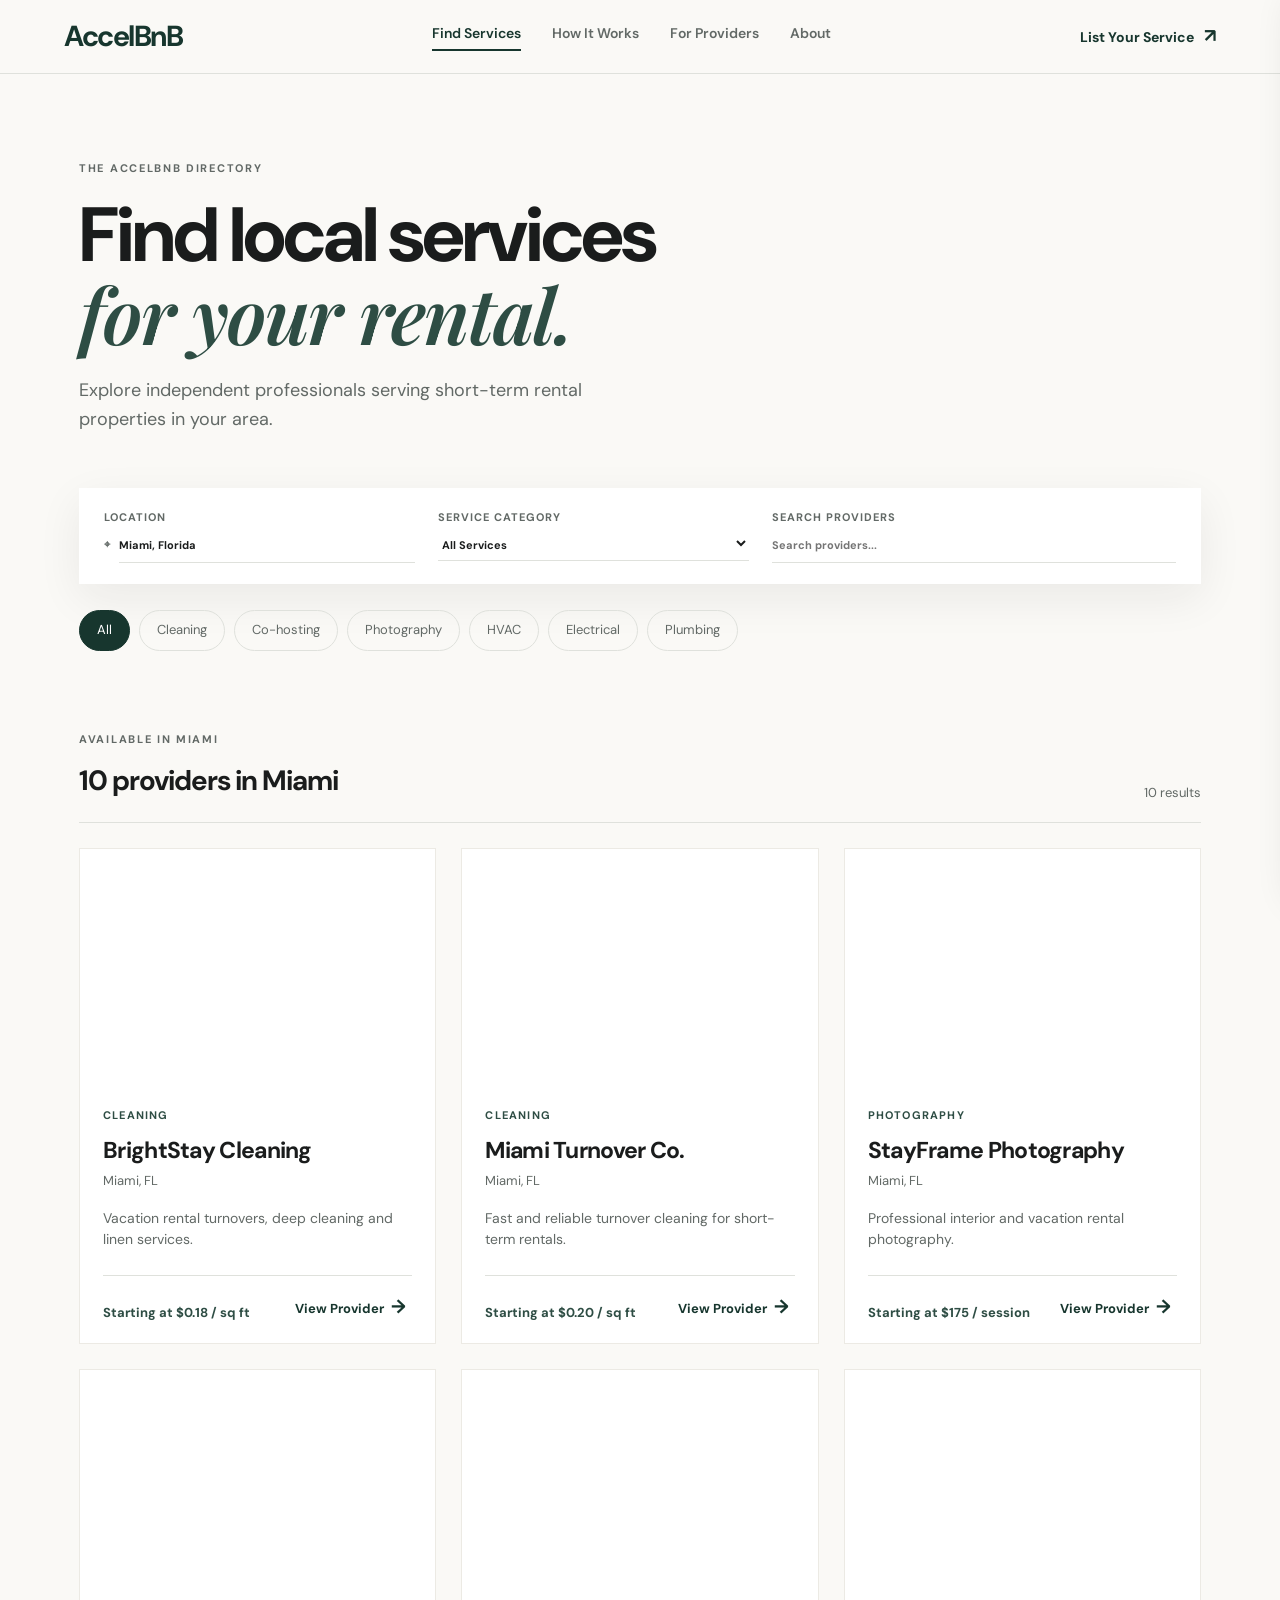
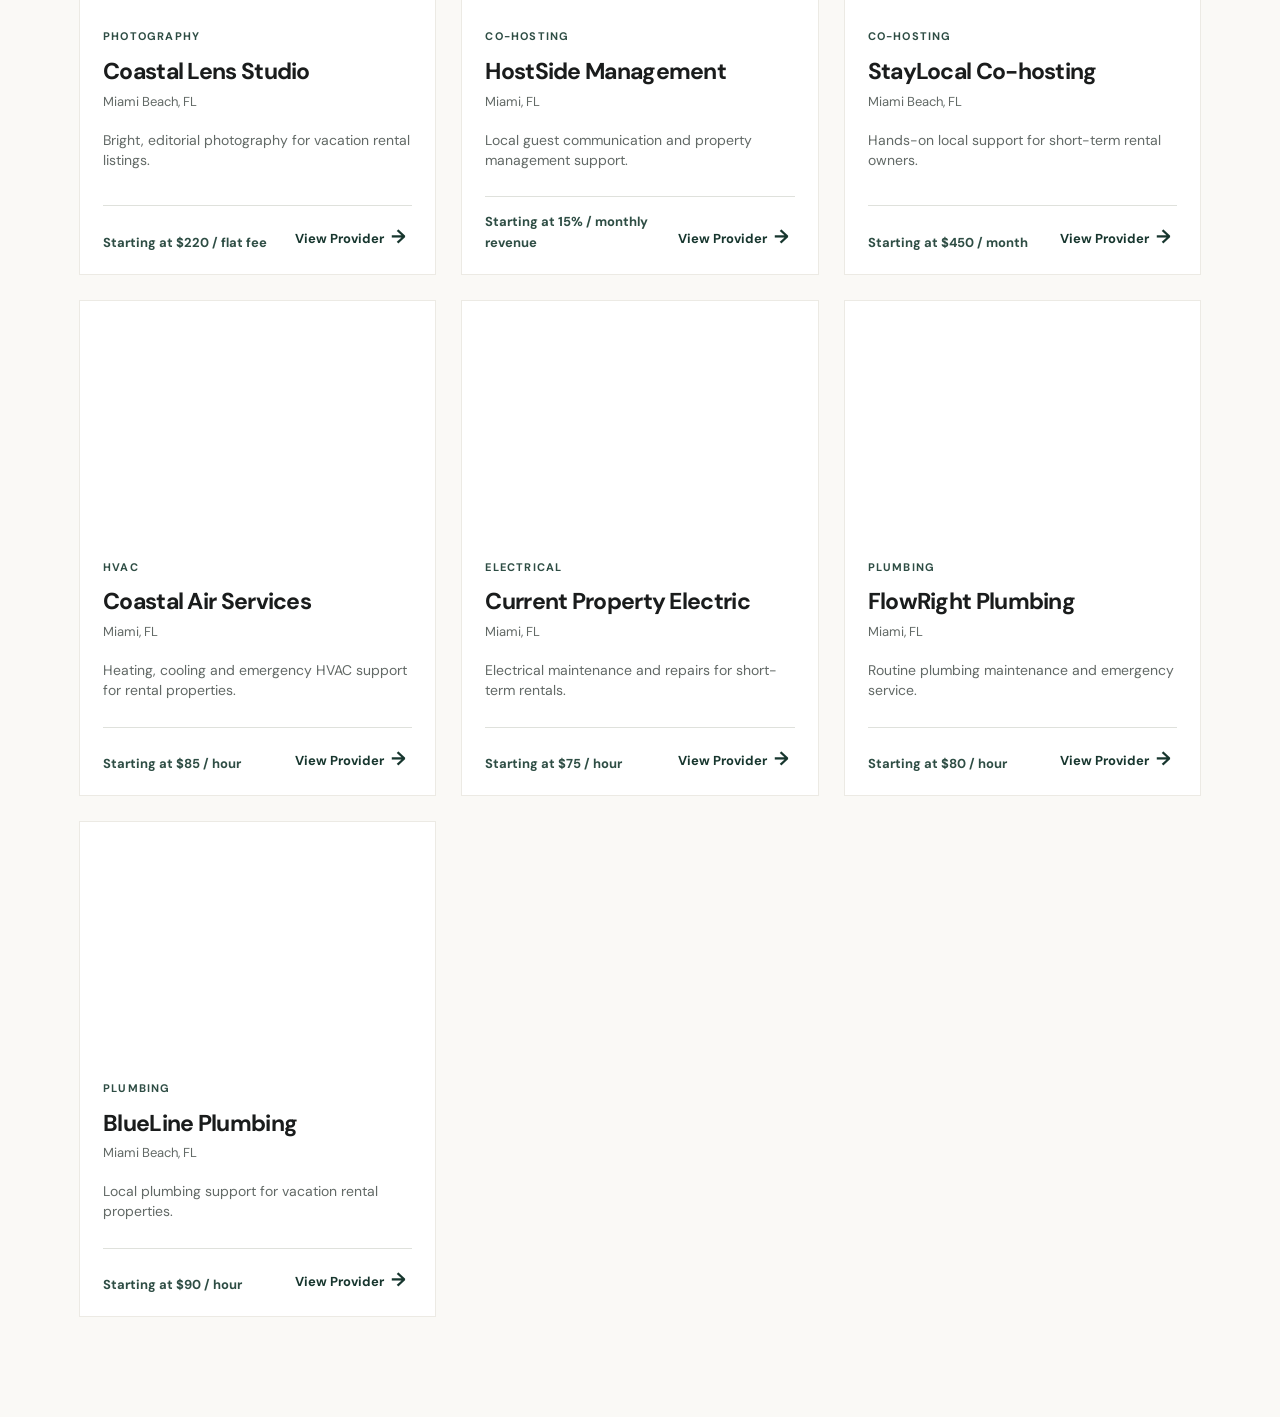
<file: browse.html>
<!doctype html>
<html lang="en">
<head>
  <meta charset="utf-8">
  <meta name="viewport" content="width=device-width, initial-scale=1">
  <title>AccelBnB | Find local services</title>
  <link rel="preconnect" href="https://fonts.googleapis.com">
  <link rel="preconnect" href="https://fonts.gstatic.com" crossorigin>
  <link href="https://fonts.googleapis.com/css2?family=DM+Sans:wght@400;500;600;700&family=Playfair+Display:wght@600;700&display=swap" rel="stylesheet">
  <link rel="stylesheet" href="browse.css">
</head>
<body>
  <header class="site-header">
    <a class="brand" href="code.html#top" aria-label="AccelBnB home">AccelBnB</a>
    <nav aria-label="Main navigation"><a class="active" href="browse.html">Find Services</a><a href="code.html#how">How It Works</a><a href="code.html#providers">For Providers</a><a href="code.html#about">About</a></nav>
    <a class="header-provider" href="provider.html">List Your Service <span>↗</span></a>
    <button class="menu-button" type="button" aria-label="Open menu" aria-expanded="false">☰</button>
  </header>

  <div class="mobile-nav-overlay" aria-hidden="true"></div>
  <aside class="mobile-nav-panel" aria-label="Mobile navigation">
    <div class="mobile-nav-header">
      <a class="brand" href="code.html#top" aria-label="AccelBnB home">AccelBnB</a>
      <button class="nav-close" type="button" aria-label="Close menu">✕</button>
    </div>
    <nav class="mobile-nav-links" aria-label="Mobile navigation links">
      <a class="active" href="browse.html">Find Services</a>
      <a href="code.html#how">How It Works</a>
      <a href="code.html#providers">For Providers</a>
      <a href="code.html#about">About</a>
      <a class="mobile-callout" href="provider.html">List Your Service</a>
    </nav>
  </aside>

  <main>
    <section class="directory-view active" id="directory-view">
      <div class="directory-hero"><p class="eyebrow">The AccelBnB directory</p><h1>Find local services<br><em>for your rental.</em></h1><p>Explore independent professionals serving short-term rental properties in your area.</p></div>
      <section class="search-panel" aria-label="Search and filter providers"><label>Location<div class="input-wrap"><span>⌖</span><input id="location-input" value="Miami, Florida" aria-label="Location"></div></label><label>Service category<select id="category-select" aria-label="Service category"><option>All Services</option><option>Cleaning</option><option>Co-hosting</option><option>Photography</option><option>HVAC</option><option>Electrical</option><option>Plumbing</option></select></label><label class="search-field">Search providers<input id="search-input" placeholder="Search providers..." aria-label="Search providers"></label></section>
      <div class="category-strip" id="category-strip" aria-label="Provider categories"><button class="category-chip active" data-category="All Services">All</button><button class="category-chip" data-category="Cleaning">Cleaning</button><button class="category-chip" data-category="Co-hosting">Co-hosting</button><button class="category-chip" data-category="Photography">Photography</button><button class="category-chip" data-category="HVAC">HVAC</button><button class="category-chip" data-category="Electrical">Electrical</button><button class="category-chip" data-category="Plumbing">Plumbing</button></div>
      <div class="results-heading"><div><p class="eyebrow">Available in Miami</p><h2 id="result-summary">10 providers in Miami</h2></div><span id="result-count">10 results</span></div>
      <div class="provider-grid" id="provider-grid"></div>
      <div class="empty-state" id="empty-state" hidden><div class="empty-icon">⌂</div><h2>No providers found.</h2><p id="empty-copy">We don't have any providers in this area yet.</p><div><button class="secondary" id="show-all">View All Providers</button><a class="primary" href="provider.html">List Your Service <span>→</span></a></div></div>
    </section>

    <section class="profile-view" id="profile-view" hidden>
      <div class="profile-shell"><button class="back-link" id="back-to-results">← Back to Providers</button><p class="breadcrumb"><button id="breadcrumb-all">Find Services</button><span>/</span><span id="breadcrumb-category">Cleaning</span><span>/</span><strong id="breadcrumb-name">BrightStay Cleaning</strong></p><div class="profile-gallery" id="profile-gallery"></div><div class="profile-intro"><div><p class="eyebrow" id="profile-category">Cleaning · Miami, Florida</p><h1 id="profile-name">BrightStay Cleaning</h1><p class="profile-headline" id="profile-headline">Reliable vacation rental turnovers throughout Miami.</p></div><div class="starting-price" id="profile-price">Starting at $0.18 / sq ft</div></div><div class="profile-content"><div><section><h2>About</h2><p id="profile-about"></p></section><section><h2>Services & Pricing</h2><div class="services-list" id="profile-services"></div></section></div><aside><div class="contact-panel" id="contact-panel"><p class="eyebrow">Work directly</p><h2 id="contact-question">Interested in working with BrightStay Cleaning?</h2><p class="contact-subtext">Reach out directly to discuss your property and service needs.</p><button class="primary" id="reveal-contact">Show Contact Info <span>→</span></button><div class="contact-details" id="contact-details" hidden><div><small>Phone</small><a id="contact-phone"></a></div><div><small>Email</small><a id="contact-email"></a></div><div><small>Website</small><a id="contact-website"></a></div><div class="contact-actions"><a class="primary" id="call-provider">Call Provider</a><a class="secondary" id="email-provider">Email Provider</a><a class="secondary" id="visit-website" target="_blank" rel="noreferrer">Visit Website</a></div></div></div></aside></div><section class="disclaimer"><h2>Before you hire</h2><p>AccelBnB is an open, self-serve directory. Providers are not vetted, verified or endorsed by AccelBnB. Hosts should independently verify credentials, insurance, licensing and suitability before hiring.</p></section><section class="t1-banner" id="t1-banner"><div><p class="eyebrow">T1 Stays</p><h2>Have a property of your own?</h2><p>List your home to traveling professionals — free on T1 Stays.</p></div><a class="secondary" href="#" data-toast="T1 Stays link opened">List on T1 Stays <span>→</span></a></section></div>
    </section>
  </main>
  <div class="mobile-contact" id="mobile-contact"><button class="primary" id="mobile-contact-button">Show Contact Info</button></div>
  <div class="toast" role="status"></div>
  <script src="browse.js"></script>
</body>
</html>
</file>
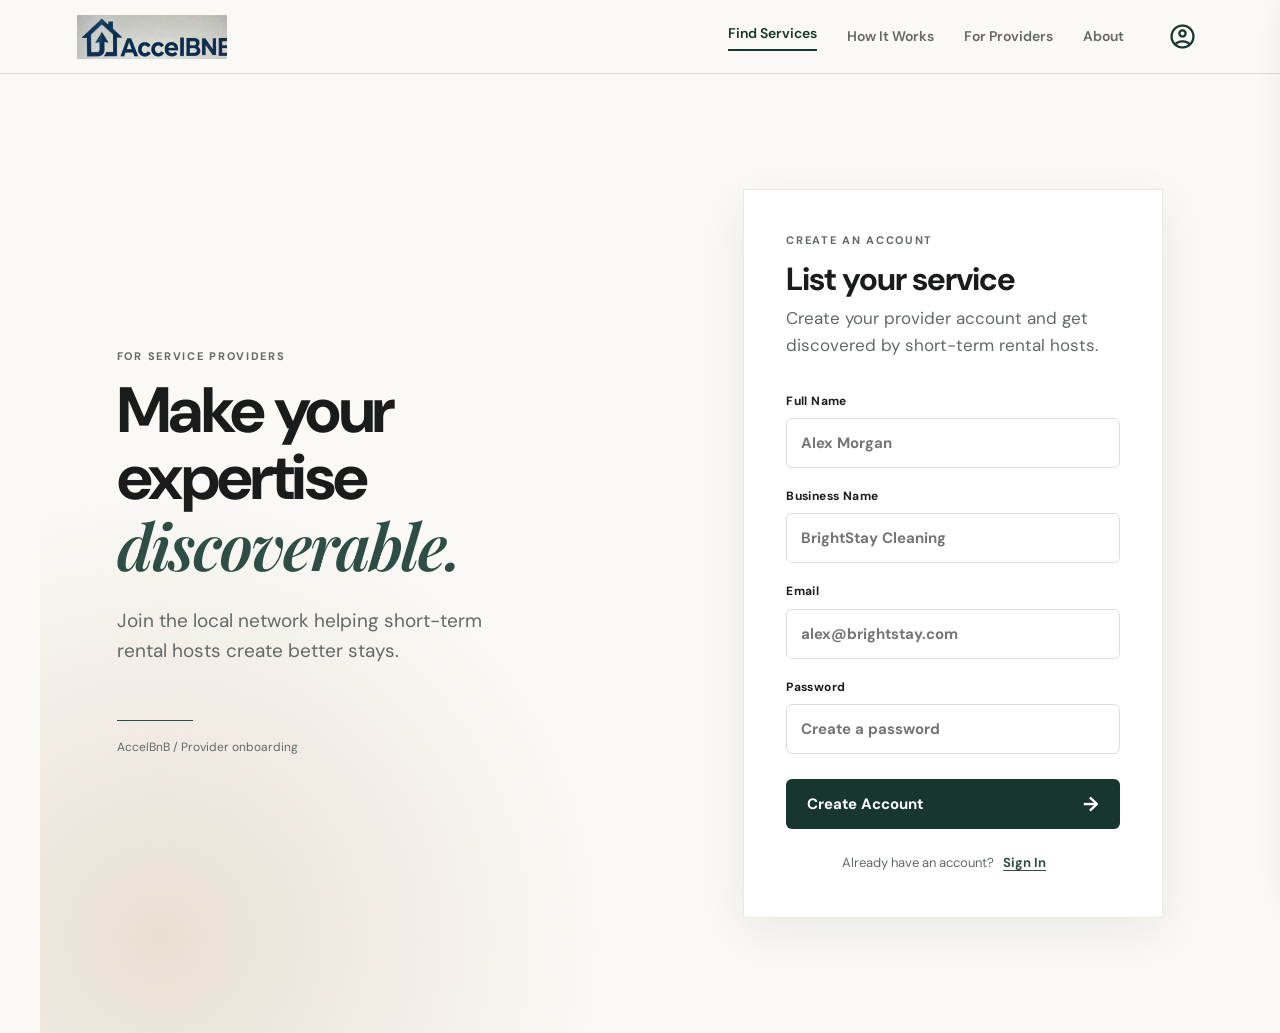
<file: provider.html>
<!doctype html>
<html lang="en">
<head>
  <meta charset="utf-8">
  <meta name="viewport" content="width=device-width, initial-scale=1">
  <title>AccelBnB | List your service</title>
  <link rel="preconnect" href="https://fonts.googleapis.com">
  <link rel="preconnect" href="https://fonts.gstatic.com" crossorigin>
  <link href="https://fonts.googleapis.com/css2?family=DM+Sans:wght@400;500;600;700&family=Playfair+Display:wght@600;700&display=swap" rel="stylesheet">
  <link href="https://fonts.googleapis.com/css2?family=Material+Symbols+Outlined:FILL,wght@0,400&display=swap" rel="stylesheet">
  <link rel="stylesheet" href="provider.css">
  <style>
    .provider-nav { display: flex; align-items: center; gap: 30px; margin-left: auto; margin-right: 38px; }
    .provider-nav a { color: var(--muted); font-size: 14px; font-weight: 600; text-decoration: none; }
    .provider-nav a:first-child { color: var(--green); border-bottom: 2px solid var(--green); padding-bottom: 5px; }
    .provider-nav a:hover { color: var(--green); }
    .profile-button { color: var(--green); display: flex; align-items: center; justify-content: center; }
    .profile-button .material-symbols-outlined { font-size: 29px; font-variation-settings: 'FILL' 0, 'wght' 400; }
    .screen.dashboard-screen { display: none; }
    .screen.dashboard-screen.active { display: grid; }
    .brand-logo { display: block; width: 150px; height: 44px; position: relative; overflow: hidden; }
    .brand-logo img { position: absolute; width: 161px; max-width: none; top: -50px; left: 0; }
    .dashboard-sidebar .brand-logo img { filter: grayscale(1) brightness(0) invert(1); }
    @media (max-width: 760px) {
      .screen.dashboard-screen.active { display: block; }
      .brand-logo { width: 128px; height: 38px; }
      .brand-logo img { width: 138px; top: -43px; }
      .provider-nav { display: none; }
    }
  </style>
</head>
<body>
  <header class="site-header">
    <a class="brand" href="provider.html" data-screen="signup">AccelBnB</a>
    <nav class="provider-nav" aria-label="Main navigation">
      <a href="code.html#find">Find Services</a>
      <a href="code.html#how">How It Works</a>
      <a href="code.html#providers">For Providers</a>
      <a href="code.html#about">About</a>
    </nav>
    <div class="header-actions">
      <button class="profile-button" type="button" data-screen="dashboard" aria-label="Open provider dashboard" title="Provider dashboard"><span class="material-symbols-outlined">account_circle</span></button>
      <button class="menu-button mobile-menu-toggle" type="button" aria-label="Open menu" aria-expanded="false">☰</button>
    </div>
  </header>

  <div class="mobile-nav-overlay" aria-hidden="true"></div>
  <aside class="mobile-nav-panel" aria-label="Mobile navigation">
    <div class="mobile-nav-header">
      <a class="brand" href="provider.html" data-screen="signup">AccelBnB</a>
      <button class="nav-close" type="button" aria-label="Close menu">✕</button>
    </div>
    <nav class="mobile-nav-links" aria-label="Mobile navigation links">
      <a href="code.html#find">Find Services</a>
      <a href="code.html#how">How It Works</a>
      <a href="code.html#providers">For Providers</a>
      <a href="code.html#about">About</a>
      <a class="mobile-callout" href="provider.html#login">Provider Login</a>
    </nav>
  </aside>

  <main>
    <section class="screen active" id="signup">
      <div class="auth-layout">
        <div class="auth-intro"><p class="eyebrow">For service providers</p><h1>Make your expertise<br><em>discoverable.</em></h1><p>Join the local network helping short-term rental hosts create better stays.</p><div class="intro-rule"></div><span>AccelBnB / Provider onboarding</span></div>
        <form class="form-card narrow" data-next="basic">
          <p class="eyebrow">Create an account</p><h2>List your service</h2><p class="lede">Create your provider account and get discovered by short-term rental hosts.</p>
          <label>Full Name<input required type="text" placeholder="Alex Morgan"></label>
          <label>Business Name<input required type="text" placeholder="BrightStay Cleaning"></label>
          <label>Email<input required type="email" placeholder="alex@brightstay.com"></label>
          <label>Password<input required type="password" placeholder="Create a password"></label>
          <button class="primary full" type="submit">Create Account <span>→</span></button>
          <p class="form-foot">Already have an account? <button class="inline-link" type="button" data-screen="login">Sign In</button></p>
        </form>
      </div>
    </section>

    <section class="screen" id="login">
      <div class="auth-layout login-layout"><div class="auth-intro"><p class="eyebrow">Provider workspace</p><h1>Welcome<br><em>back.</em></h1><p>Keep your business profile current and ready for its next great host.</p></div>
        <form class="form-card narrow" data-next="dashboard"><p class="eyebrow">Provider sign in</p><h2>Welcome back</h2><p class="lede">Manage your AccelBnB listing.</p><label>Email<input required type="email" placeholder="alex@brightstay.com"></label><label>Password<input required type="password" placeholder="Your password"></label><button class="primary full" type="submit">Sign In <span>→</span></button><div class="form-links"><button class="inline-link" type="button" data-toast="Password reset link sent">Forgot Password</button><button class="inline-link" type="button" data-screen="signup">Create Account</button></div></form>
      </div>
    </section>

    <section class="screen onboarding" id="basic">
      <div class="onboarding-shell"><div class="step-top"><div><p class="eyebrow">Provider onboarding</p><p class="step-count">01 <span>/ 06</span></p></div><button class="text-button" data-screen="dashboard">Save & exit</button></div><div class="progress"><span class="on active">01 Basic Info</span><span class="on">02 Category</span><span>03 About</span><span>04 Services</span><span>05 Photos</span><span>06 Preview</span></div>
        <form class="form-card wide" data-next="category"><h1>Let's start with<br><em>your business.</em></h1><p class="lede">Give hosts the essentials they need to know before they reach out.</p><div class="field-grid"><label>Business Name<input required value="BrightStay Cleaning"></label><label>Contact Person<input required value="Alex Morgan"></label><label>City / Market<input required placeholder="Miami, Florida"></label><label>Phone Number<input required placeholder="(305) 555-0148"></label><label>Email<input required type="email" value="alex@brightstay.com"></label><label>Website<input placeholder="brightstaycleaning.com"></label></div><div class="form-nav"><button class="secondary" type="button" data-screen="signup">Back</button><button class="primary" type="submit">Continue <span>→</span></button></div></form>
      </div>
    </section>

    <section class="screen onboarding" id="category"><div class="onboarding-shell"><div class="step-top"><div><p class="eyebrow">Provider onboarding</p><p class="step-count">02 <span>/ 06</span></p></div><button class="text-button" data-screen="dashboard">Save & exit</button></div><div class="progress"><span class="on complete">01 Basic Info</span><span class="on active">02 Category</span><span>03 About</span><span>04 Services</span><span>05 Photos</span><span>06 Preview</span></div><div class="form-card wide"><h1>What service do<br><em>you provide?</em></h1><p class="lede">Choose the category that best describes your work.</p><div class="category-grid"><button class="category selected" type="button"><b>✦</b><strong>Cleaning</strong><small>Turnovers, deep cleans, and linens.</small><i>✓</i></button><button class="category" type="button"><b>⌂</b><strong>Co-hosting</strong><small>Local care for every guest stay.</small><i>✓</i></button><button class="category" type="button"><b>▧</b><strong>Photography</strong><small>Images that help listings stand out.</small><i>✓</i></button><button class="category" type="button"><b>◌</b><strong>HVAC</strong><small>Comfort and climate, handled.</small><i>✓</i></button><button class="category" type="button"><b>⌁</b><strong>Electrical</strong><small>Reliable fixes and installations.</small><i>✓</i></button><button class="category" type="button"><b>≈</b><strong>Plumbing</strong><small>Fast, thoughtful property care.</small><i>✓</i></button></div><div class="form-nav"><button class="secondary" type="button" data-screen="basic">Back</button><button class="primary" type="button" data-screen="about">Continue <span>→</span></button></div></div></div></section>

    <section class="screen onboarding" id="about"><div class="onboarding-shell"><div class="step-top"><div><p class="eyebrow">Provider onboarding</p><p class="step-count">03 <span>/ 06</span></p></div><button class="text-button" data-screen="dashboard">Save & exit</button></div><div class="progress"><span class="on complete">01 Basic Info</span><span class="on complete">02 Category</span><span class="on active">03 About</span><span>04 Services</span><span>05 Photos</span><span>06 Preview</span></div><form class="form-card wide" data-next="services"><h1>Tell hosts about<br><em>your business.</em></h1><p class="lede">A clear, confident introduction helps the right hosts find you.</p><label>Listing Headline<input required value="Professional vacation rental cleaning in Miami"></label><p class="example">Example: “Professional vacation rental cleaning in Miami”</p><label>About Your Business<textarea required rows="6" placeholder="Tell hosts what makes your service dependable..."></textarea></label><label>Service Area / Neighborhoods<input required placeholder="Miami Beach, Brickell, Coral Gables"></label><div class="form-nav"><button class="secondary" type="button" data-screen="category">Back</button><button class="primary" type="submit">Continue <span>→</span></button></div></form></div></section>

    <section class="screen onboarding" id="services"><div class="onboarding-shell"><div class="step-top"><div><p class="eyebrow">Provider onboarding</p><p class="step-count">04 <span>/ 06</span></p></div><button class="text-button" data-screen="dashboard">Save & exit</button></div><div class="progress"><span class="on complete">01 Basic Info</span><span class="on complete">02 Category</span><span class="on complete">03 About</span><span class="on active">04 Services</span><span>05 Photos</span><span>06 Preview</span></div><form class="form-card wide service-form" data-next="photos"><h1>What services do<br><em>you offer?</em></h1><p class="lede">Add the work hosts can ask you to do and a transparent starting price.</p><div id="service-list"><div class="service-block"><div class="service-head"><strong>Service 01</strong><button class="remove-service" type="button">Remove</button></div><div class="field-grid"><label>Service Name<input value="Turnover Cleaning"></label><label>Starting Price<div class="price-input"><span>$</span><input value="0.18"></div></label><label>Pricing Unit<select><option>Per sq ft</option><option>Per hour</option><option>Flat fee</option><option>Per month</option><option>% of monthly revenue</option></select></label><label>Notes<input placeholder="What is included?"></label></div></div><div class="service-block"><div class="service-head"><strong>Service 02</strong><button class="remove-service" type="button">Remove</button></div><div class="field-grid"><label>Service Name<input value="Deep Cleaning"></label><label>Starting Price><div class="price-input"><span>$</span><input value="0.30"></div></label><label>Pricing Unit<select><option>Per sq ft</option><option>Per hour</option><option>Flat fee</option></select></label><label>Notes<input placeholder="What is included?"></label></div></div></div><button class="add-service" type="button">+ Add Another Service</button><p class="info-message">ⓘ Your pricing will be displayed as “Starting at”. Final pricing is agreed directly with the host.</p><div class="form-nav"><button class="secondary" type="button" data-screen="about">Back</button><button class="primary" type="submit">Continue <span>→</span></button></div></form></div></section>

    <section class="screen onboarding" id="photos"><div class="onboarding-shell"><div class="step-top"><div><p class="eyebrow">Provider onboarding</p><p class="step-count">05 <span>/ 06</span></p></div><button class="text-button" data-screen="dashboard">Save & exit</button></div><div class="progress"><span class="on complete">01 Basic Info</span><span class="on complete">02 Category</span><span class="on complete">03 About</span><span class="on complete">04 Services</span><span class="on active">05 Photos</span><span>06 Preview</span></div><div class="form-card wide"><h1>Show hosts your<br><em>work.</em></h1><p class="lede">Good images make your care visible before the first conversation.</p><div class="upload-section"><div class="section-label">PRIMARY PHOTO UPLOAD <span>Required</span></div><div class="upload-primary" data-toast="Photo picker opened"><span>＋</span><strong>Upload a primary photo</strong><small>JPG or PNG, up to 10MB</small></div></div><div class="upload-section"><div class="section-label">WORK GALLERY <span>Optional</span></div><div class="gallery-upload"><div class="upload-tile" data-toast="Photo picker opened"><span>＋</span><small>Add photos</small></div><div class="photo-thumb one"><button data-toast="Photo removed">×</button></div><div class="photo-thumb two"><button data-toast="Photo removed">×</button></div><div class="photo-thumb three"><button data-toast="Photo removed">×</button></div></div><div class="photo-actions"><button class="inline-link" data-toast="Gallery reordered">↕ Reorder</button><button class="inline-link" data-toast="Primary photo updated">☆ Set as primary</button></div></div><div class="form-nav"><button class="secondary" type="button" data-screen="services">Back</button><button class="primary" type="button" data-screen="preview">Preview Listing <span>→</span></button></div></div></div></section>

    <section class="screen" id="preview"><div class="preview-shell"><div class="preview-top"><div><p class="eyebrow">06 / Preview</p><h1>Review your listing</h1></div><button class="text-button" data-screen="photos">← Edit photos</button></div><article class="public-profile"><div class="profile-gallery"><div class="hero-image"></div><div class="gallery-small"><div class="small-image a"></div><div class="small-image b"></div><div class="small-image c"></div></div></div><div class="profile-body"><div class="profile-title"><div><p class="eyebrow">Cleaning • Miami, Florida</p><h2>BrightStay Cleaning</h2></div><span class="status-pill">Open to work</span></div><p class="profile-lede">Professional vacation rental turnovers and deep cleaning.</p><div class="profile-columns"><div><h3>About</h3><p>We help Miami hosts keep every stay feeling fresh, thoughtful, and ready. Our reliable local team handles the details so you can focus on your guests.</p><h3>Services & Pricing</h3><div class="service-row"><strong>Turnover Cleaning</strong><span>Starting at $0.18 / sq ft</span></div><div class="service-row"><strong>Deep Cleaning</strong><span>Starting at $0.30 / sq ft</span></div></div><aside><h3>Contact</h3><p>Phone<br><strong>(305) 555-0148</strong></p><p>Email<br><strong>alex@brightstay.com</strong></p><p>Website<br><strong>brightstaycleaning.com</strong></p></aside></div><div class="disclaimer">AccelBnB is an open directory. Providers are not vetted, verified or endorsed by AccelBnB.</div></div></article><div class="form-nav preview-actions"><button class="secondary" data-screen="basic">Edit Listing</button><button class="primary" data-screen="success">Publish Listing <span>→</span></button></div></div></section>

    <section class="screen" id="success"><div class="success-layout"><div class="success-mark">✓</div><p class="eyebrow">Published / BrightStay Cleaning</p><h1>You're <em>live.</em></h1><p>Your AccelBnB listing is now visible to local short-term rental hosts.</p><div class="published-card"><div class="mini-image"></div><div><strong>BrightStay Cleaning</strong><span>Cleaning • Miami, Florida</span><small>Professional vacation rental turnovers and deep cleaning.</small></div><b>ACTIVE</b></div><div class="success-actions"><button class="secondary" data-screen="preview">View Public Listing</button><button class="primary" data-screen="dashboard">Go to Dashboard <span>→</span></button></div></div></section>

    <section class="screen dashboard-screen" id="dashboard"><aside class="dashboard-sidebar"><a class="brand" href="#" data-screen="dashboard">AccelBnB</a><p class="sidebar-label">Provider workspace</p><nav><button class="dash-link active" data-dash="overview">Overview</button><button class="dash-link" data-dash="listing">My Listing</button><button class="dash-link" data-dash="manage-services">Services & Pricing</button><button class="dash-link" data-dash="manage-photos">Photos</button><button class="dash-link" data-dash="account">Account</button></nav><div class="sidebar-bottom"><button class="text-button" data-screen="preview">View Public Profile</button><button class="text-button" data-screen="signup">Sign Out</button></div></aside><div class="dashboard-main"><div class="mobile-dash-header"><a class="brand" data-screen="dashboard">AccelBnB</a><button class="text-button" data-screen="signup">Sign Out</button></div><div class="dash-panel active" id="overview"><p class="eyebrow">Overview</p><h1>Welcome back,<br><em>BrightStay Cleaning.</em></h1><div class="listing-status"><div><span class="status-dot"></span><strong>ACTIVE</strong><p>Your listing is visible to hosts.</p></div><div class="status-actions"><button class="secondary" data-dash="listing">Edit Listing</button><button class="primary" data-screen="preview">View Public Profile</button></div></div><div class="dash-grid"><div class="dash-card"><div class="card-heading"><h2>Profile completeness</h2><span>80%</span></div><div class="meter"><i></i></div><ul class="check-list"><li>Business Information <b>Complete</b></li><li>Services <b>Complete</b></li><li>Photos <b>80%</b></li><li>Contact Information <b>Complete</b></li></ul></div><div class="dash-card"><h2>Quick Actions</h2><button class="action-row" data-dash="listing">Edit Business Info <span>→</span></button><button class="action-row" data-dash="manage-services">Manage Services <span>→</span></button><button class="action-row" data-dash="manage-photos">Manage Photos <span>→</span></button><button class="action-row" data-dash="account">Update Contact Info <span>→</span></button></div></div></div><div class="dash-panel" id="listing"><div class="panel-heading"><div><p class="eyebrow">Profile</p><h1>My Listing</h1></div><button class="primary" data-screen="preview">View Public Profile</button></div><form class="form-card dashboard-form"><div class="field-grid"><label>Business Name<input value="BrightStay Cleaning"></label><label>Contact Person<input value="Alex Morgan"></label><label>City<input value="Miami, Florida"></label><label>Phone<input value="(305) 555-0148"></label><label>Email<input value="alex@brightstay.com"></label><label>Website<input value="brightstaycleaning.com"></label></div><label>Listing Headline<input value="Professional vacation rental cleaning in Miami"></label><label>About Business<textarea rows="5">We help Miami hosts keep every stay feeling fresh, thoughtful, and ready.</textarea></label><label>Category<select><option>All</option><option>Cleaning</option><option>Co-hosting</option><option>Photography</option><option>HVAC</option><option>Electrical</option><option>Plumbing</option></select></label><div class="form-nav"><button class="primary" type="button" data-toast="Listing changes saved">Save Changes</button></div></form></div><div class="dash-panel" id="manage-services"><div class="panel-heading"><div><p class="eyebrow">Listing management</p><h1>Services & Pricing</h1></div><button class="primary" data-toast="New service form opened">+ Add Service</button></div><div class="manage-list"><div class="manage-item"><div><strong>Turnover Cleaning</strong><span>Starting at $0.18 / sq ft</span></div><div><button class="inline-link" data-toast="Service edit form opened">Edit</button><button class="inline-link danger" data-toast="Service deleted">Delete</button></div></div><div class="manage-item"><div><strong>Deep Cleaning</strong><span>Starting at $0.30 / sq ft</span></div><div><button class="inline-link" data-toast="Service edit form opened">Edit</button><button class="inline-link danger" data-toast="Service deleted">Delete</button></div></div></div></div><div class="dash-panel" id="manage-photos"><div class="panel-heading"><div><p class="eyebrow">Listing management</p><h1>Photos</h1></div><button class="primary" data-toast="Photo picker opened">Upload Photos</button></div><div class="manage-photos"><div><p class="section-label">PRIMARY PHOTO</p><div class="managed-photo primary-photo"><span>Primary</span></div><button class="inline-link" data-toast="Photo deleted">Delete</button><button class="inline-link" data-toast="Photo reordered">Reorder</button><button class="inline-link" data-toast="Primary photo updated">Set Primary</button></div><div><p class="section-label">WORK GALLERY</p><div class="managed-gallery"><div class="managed-photo g-one"></div><div class="managed-photo g-two"></div><div class="managed-photo g-three"></div></div><button class="inline-link" data-toast="Photo deleted">Delete</button><button class="inline-link" data-toast="Photo reordered">Reorder</button></div></div></div><div class="dash-panel" id="account"><div class="panel-heading"><div><p class="eyebrow">Profile settings</p><h1>Account</h1></div></div><form class="form-card dashboard-form"><label>Full Name<input value="Alex Morgan"></label><label>Email<input value="alex@brightstay.com"></label><div class="security"><h2>Password & Security</h2><p>Keep your account access up to date.</p><button class="secondary" type="button" data-toast="Password change form opened">Change Password</button></div><button class="text-button danger" type="button" data-screen="signup">Sign Out</button></form></div></div></section>
  </main>
  <div class="toast" role="status"></div>
  <script src="provider.js"></script>
</body>
</html>
</file>
<file: browse.css>
:root{--green:#17362e;--green-2:#2e4d44;--ink:#1a1c1c;--muted:#626966;--paper:#faf9f6;--stone:#eee7dc;--line:#dfe1dc;--white:#fff;--shadow:0 14px 45px rgba(26,28,28,.07)}*{box-sizing:border-box}html{scroll-behavior:smooth}body{margin:0;background:var(--paper);color:var(--ink);font:15px/1.6 "DM Sans",sans-serif}button,input,select{font:inherit}button{cursor:pointer;border:0;background:none;color:inherit}a{color:inherit}.site-header{height:74px;background:rgba(250,249,246,.96);border-bottom:1px solid var(--line);display:flex;align-items:center;padding:0 clamp(20px,5vw,70px);position:sticky;top:0;z-index:4}.brand{font-size:29px;font-weight:700;letter-spacing:-1.5px;color:var(--green);text-decoration:none}.site-header nav{display:flex;gap:31px;margin:auto}.site-header nav a{color:var(--muted);font-size:14px;font-weight:600;text-decoration:none}.site-header nav a.active{color:var(--green);border-bottom:2px solid var(--green);padding-bottom:5px}.header-provider{color:var(--green);font-weight:700;font-size:14px;text-decoration:none}.header-provider span{font-size:19px;margin-left:7px}.menu-button{display:none;color:var(--green);font-size:22px;align-items:center;justify-content:center;width:42px;height:42px;border-radius:50%}.mobile-nav-overlay{position:fixed;inset:0;background:rgba(17,18,18,.35);opacity:0;visibility:hidden;transition:opacity .2s ease,visibility .2s ease;z-index:18}.mobile-nav-overlay.visible{opacity:1;visibility:visible}.mobile-nav-panel{position:fixed;top:0;right:0;height:100vh;width:min(82vw,320px);background:var(--white);box-shadow:-18px 0 36px rgba(17,18,18,.12);transform:translateX(110%);transition:transform .25s ease;z-index:19;padding:22px 20px;display:flex;flex-direction:column}.mobile-nav-panel.open{transform:translateX(0)}.mobile-nav-header{display:flex;align-items:center;justify-content:space-between;margin-bottom:24px}.nav-close{font-size:22px;color:var(--green);width:38px;height:38px;border-radius:50%;display:flex;align-items:center;justify-content:center}.mobile-nav-links{display:flex;flex-direction:column;gap:18px}.mobile-nav-links a{font-size:16px;font-weight:600;text-decoration:none;color:var(--ink);padding:10px 0;border-bottom:1px solid var(--line)}.mobile-nav-links a.active{color:var(--green)}.mobile-nav-links .mobile-callout{margin-top:12px;padding:16px 18px;background:var(--green);color:var(--white);border-radius:12px;border:0;text-align:center}.directory-view{max-width:1250px;margin:auto;padding:75px clamp(20px,5vw,70px) 100px}.directory-hero{max-width:770px}.eyebrow,.search-panel label,.section-label{font-size:11px;letter-spacing:1.7px;text-transform:uppercase;color:var(--muted);font-weight:700}.directory-hero h1{font-size:clamp(45px,6vw,77px);line-height:1.02;letter-spacing:-3px;margin:18px 0}.directory-hero h1 em,.profile-intro h1 em{font-family:"Playfair Display",serif;color:var(--green-2);font-weight:600;letter-spacing:-2px}.directory-hero>p:last-child{font-size:18px;color:var(--muted);max-width:570px}.search-panel{margin-top:54px;background:var(--white);box-shadow:var(--shadow);padding:21px 25px;display:grid;grid-template-columns:1fr 1fr 1.3fr;gap:23px}.search-panel label{letter-spacing:1px}.search-panel input,.search-panel select{width:100%;padding:11px 0 7px;border:0;border-bottom:1px solid var(--line);background:transparent;color:var(--ink);outline:0}.search-panel input:focus,.search-panel select:focus{border-color:var(--green)}.input-wrap{display:flex;align-items:center;gap:8px}.input-wrap input{flex:1}.category-strip{display:flex;gap:9px;overflow-x:auto;padding:26px 0 3px}.category-strip::-webkit-scrollbar{display:none}.category-chip{border:1px solid var(--line);border-radius:99px;padding:9px 17px;white-space:nowrap;color:var(--muted);font-size:13px}.category-chip.active,.category-chip:hover{background:var(--green);border-color:var(--green);color:#fff}.results-heading{display:flex;align-items:end;justify-content:space-between;margin:66px 0 25px;border-bottom:1px solid var(--line);padding-bottom:18px}.results-heading h2{font-size:28px;letter-spacing:-1px;margin:4px 0 0}.results-heading>span{color:var(--muted);font-size:13px}.provider-grid{display:grid;grid-template-columns:repeat(3,1fr);gap:25px}.provider-card{background:#fff;border:1px solid #eceae4;transition:.25s;display:flex;flex-direction:column;overflow:hidden}.provider-card:hover{transform:translateY(-5px);box-shadow:var(--shadow)}.provider-card:hover .card-image{transform:scale(1.04)}.card-image{height:235px;background-size:cover;background-position:center;transition:transform .55s ease}.card-body{padding:23px 23px 20px;display:flex;flex-direction:column;flex:1}.card-category{font-size:11px;color:var(--green-2);font-weight:700;text-transform:uppercase;letter-spacing:1.2px}.card-body h3{font-size:23px;letter-spacing:-.7px;margin:7px 0 2px}.card-location{color:var(--muted);font-size:13px}.card-description{color:var(--muted);font-size:14px;line-height:1.45;margin:17px 0 26px}.card-footer{margin-top:auto;border-top:1px solid var(--line);padding-top:15px;display:flex;justify-content:space-between;align-items:end;gap:9px}.card-price{font-size:13px;color:var(--green-2);font-weight:700}.view-provider{color:var(--green);font-size:13px;font-weight:700;text-decoration:none;white-space:nowrap}.view-provider span{font-size:19px;margin-left:4px;transition:.2s}.provider-card:hover .view-provider span{margin-left:9px}.empty-state{text-align:center;padding:80px 20px;background:var(--stone)}.empty-icon{font-size:32px;color:var(--green-2)}.empty-state h2{font-size:30px;margin:10px 0}.empty-state p{color:var(--muted);margin-bottom:25px}.empty-state .primary,.empty-state .secondary{display:inline-flex;align-items:center;text-decoration:none;margin:4px}.primary,.secondary{border-radius:6px;padding:12px 18px;font-weight:700;min-height:46px}.primary{background:var(--green);color:#fff}.primary span{font-size:19px;margin-left:14px}.secondary{border:1px solid var(--green);color:var(--green);background:transparent}.profile-shell{max-width:1160px;margin:auto;padding:42px clamp(20px,5vw,70px) 85px}.back-link{color:var(--green-2);font-weight:700;padding:0 0 20px}.breadcrumb{display:flex;gap:10px;align-items:center;color:var(--muted);font-size:13px;margin:0 0 26px}.breadcrumb button{color:var(--green-2);text-decoration:underline}.breadcrumb strong{color:var(--ink)}.profile-gallery{display:grid;grid-template-columns:1.65fr 1fr 1fr;grid-template-rows:190px 190px;gap:6px}.profile-gallery>div{background-size:cover;background-position:center}.gallery-main{grid-row:span 2}.profile-intro{display:flex;justify-content:space-between;align-items:end;border-bottom:1px solid var(--line);padding:38px 0 30px}.profile-intro h1{font-size:clamp(38px,5vw,58px);letter-spacing:-2.3px;margin:7px 0 10px}.profile-headline{font-family:"Playfair Display",serif;color:var(--green-2);font-size:20px;margin:0}.starting-price{color:var(--green-2);font-weight:700;background:#e8f0eb;padding:12px 16px;white-space:nowrap}.profile-content{display:grid;grid-template-columns:1.45fr .85fr;gap:80px;padding-top:35px}.profile-content section{border-top:1px solid var(--line);padding-top:18px;margin-bottom:36px}.profile-content h2,.contact-panel h2,.disclaimer h2,.t1-banner h2{font-size:24px;letter-spacing:-.7px}.profile-content p{color:var(--muted);max-width:700px}.service-item{border-bottom:1px solid var(--line);padding:17px 0}.service-item strong,.service-item span{display:block}.service-item span{color:var(--muted);font-size:13px;margin:3px 0 7px}.service-item b{color:var(--green-2);font-size:13px}.contact-panel{background:var(--green);color:#fff;padding:30px}.contact-panel .eyebrow{color:#bbd0c4}.contact-panel h2{font-size:27px;line-height:1.2;margin:10px 0 12px}.contact-subtext{color:#c0d0c8;font-size:14px}.contact-panel .primary{background:#fff;color:var(--green);margin-top:15px}.contact-details{border-top:1px solid rgba(255,255,255,.25);margin-top:24px;padding-top:17px;animation:reveal .4s ease}.contact-details>div{margin:12px 0}.contact-details small{display:block;color:#bcd0c5;text-transform:uppercase;font-size:10px;letter-spacing:1.2px}.contact-details a{color:#fff;text-decoration:none;font-weight:600}.contact-actions{display:flex;flex-wrap:wrap;gap:8px}.contact-actions .primary,.contact-actions .secondary{font-size:12px;padding:9px 11px;margin:0}.contact-actions .secondary{border-color:#c9d7d0;color:#fff}@keyframes reveal{from{opacity:0;transform:translateY(8px)}to{opacity:1;transform:none}}.disclaimer{border-top:1px solid var(--line);padding:25px 0;margin-top:5px}.disclaimer h2{margin-bottom:6px}.disclaimer p{max-width:850px;margin:0;color:var(--muted);font-size:13px}.t1-banner{background:var(--stone);padding:28px 32px;display:flex;justify-content:space-between;align-items:center;margin-top:38px}.t1-banner h2{margin:5px 0}.t1-banner p:last-child{margin:0;color:var(--muted)}.t1-banner .secondary{text-decoration:none;white-space:nowrap}.mobile-contact{display:none}.toast{position:fixed;bottom:24px;right:24px;background:var(--green);color:#fff;padding:12px 17px;border-radius:5px;opacity:0;transform:translateY(10px);transition:.25s;z-index:9}.toast.show{opacity:1;transform:none}
+@media(max-width:900px){.provider-grid{grid-template-columns:repeat(2,1fr)}.site-header nav{gap:16px}.profile-content{gap:35px}}
+@media(max-width:650px){.site-header{height:64px;padding:0 18px}.brand{font-size:25px}.site-header nav,.header-provider{display:none}.menu-button{display:flex;margin-left:auto}.directory-view{padding:48px 18px 75px}.directory-hero h1{font-size:49px}.search-panel{grid-template-columns:1fr;padding:20px}.category-strip{margin-right:-18px}.results-heading{margin-top:43px}.provider-grid{grid-template-columns:1fr;gap:18px}.card-image{height:230px}.profile-shell{padding:28px 18px 80px}.breadcrumb{overflow:auto;white-space:nowrap}.profile-gallery{display:flex;overflow-x:auto;margin:0 -18px;padding:0 18px;scroll-snap-type:x mandatory}.profile-gallery>div{min-width:82vw;height:300px;scroll-snap-align:start}.profile-gallery .gallery-main{min-width:88vw}.profile-intro{display:block;padding:28px 0 24px}.starting-price{display:inline-block;margin-top:20px}.profile-content{display:block;padding-top:25px}.profile-content aside{margin-top:28px}.t1-banner{display:block;padding:25px 21px}.t1-banner .secondary{display:inline-flex;margin-top:14px}.mobile-contact{display:block;position:fixed;bottom:0;left:0;right:0;padding:10px 18px;background:rgba(250,249,246,.96);border-top:1px solid var(--line);z-index:3}.mobile-contact .primary{width:100%}.contact-panel .contact-actions{display:none}}@media (max-width:900px){.directory-view{padding:38px 24px 90px}.site-header nav{gap:18px}.search-panel{grid-template-columns:repeat(2,minmax(0,1fr));}.category-strip{gap:10px}.provider-grid{grid-template-columns:repeat(2,minmax(0,1fr));gap:18px}.profile-shell{padding:30px 24px 80px}.profile-content{gap:30px}.profile-gallery{grid-template-columns:repeat(2,minmax(0,1fr));}}@media (max-width:650px){body{overflow-x:hidden}.site-header{height:64px;padding:0 18px}.brand{font-size:25px}.site-header nav,.header-provider{display:none}.menu-button{display:flex;margin-left:auto}.directory-view{padding:42px 16px 74px}.directory-hero{padding:0}.directory-hero h1{font-size:clamp(2.6rem,12vw,4rem);line-height:1.02}.directory-hero br{display:none}.search-panel{grid-template-columns:1fr;padding:18px 16px;gap:16px}.search-panel label{width:100%}.search-panel .input-wrap,.search-panel input,.search-panel select{width:100%}.category-strip{display:flex;overflow-x:auto;gap:10px;padding-bottom:4px;margin:0 -16px 0 -8px;padding-left:8px;scrollbar-width:none}.category-strip::-webkit-scrollbar{display:none}.results-heading{margin-top:34px;display:flex;flex-direction:column;align-items:flex-start;gap:8px}.provider-grid{grid-template-columns:1fr;gap:18px}.card-image{height:220px}.profile-shell{padding:28px 16px 80px}.breadcrumb{white-space:nowrap;overflow-x:auto;display:flex;gap:8px}.profile-gallery{display:flex;overflow-x:auto;gap:12px;padding:0 0 10px;margin:0 -16px;scroll-snap-type:x mandatory}.profile-gallery>div{min-width:82vw;height:290px;scroll-snap-align:start}.profile-gallery .gallery-main{min-width:88vw}.profile-intro{display:block;padding:28px 0 24px}.profile-intro .starting-price{display:inline-block;margin-top:18px}.profile-content{display:block;padding-top:25px}.profile-content aside{margin-top:28px}.t1-banner{display:block;padding:24px 18px}.t1-banner .secondary{display:inline-flex;margin-top:14px}.mobile-contact{display:flex;position:fixed;bottom:0;left:0;right:0;padding:10px 18px;background:rgba(250,249,246,.96);border-top:1px solid var(--line);z-index:30}.mobile-contact .primary{width:100%}.contact-panel .contact-actions{display:none}.mobile-nav-panel{width:min(82vw,320px)}.mobile-nav-overlay{z-index:18}}
</file>
<file: provider.css>
:root{--green:#17362e;--green-2:#2e4d44;--ink:#1a1c1c;--muted:#626966;--paper:#faf9f6;--stone:#e9e1d5;--line:#dcded9;--white:#fff;--shadow:0 14px 45px rgba(26,28,28,.07)}*{box-sizing:border-box}body{margin:0;background:var(--paper);color:var(--ink);font:15px/1.6 "DM Sans",sans-serif}button,input,textarea,select{font:inherit}button{cursor:pointer;border:0;background:none;color:inherit}button:focus-visible,input:focus-visible,textarea:focus-visible,select:focus-visible{outline:2px solid var(--green-2);outline-offset:2px}.site-header{height:74px;background:rgba(250,249,246,.94);border-bottom:1px solid var(--line);display:flex;align-items:center;justify-content:space-between;padding:0 clamp(22px,6vw,80px);position:relative;z-index:2}.brand{font-size:29px;font-weight:700;letter-spacing:-1.5px;color:var(--green);text-decoration:none}.header-actions{display:flex;gap:12px;align-items:center}.header-note,.sidebar-label,.eyebrow,.section-label{font-size:11px;letter-spacing:1.7px;text-transform:uppercase;color:var(--muted);font-weight:700}.text-button{font-size:14px;font-weight:600;color:var(--green-2);padding:8px 0}.menu-button{display:none;color:var(--green);font-size:29px;align-items:center;justify-content:center;width:42px;height:42px;border-radius:50%}.mobile-nav-overlay{position:fixed;inset:0;background:rgba(17,18,18,.35);opacity:0;visibility:hidden;transition:opacity .2s ease,visibility .2s ease;z-index:18}.mobile-nav-overlay.visible{opacity:1;visibility:visible}.mobile-nav-panel{position:fixed;top:0;right:0;height:100vh;width:min(82vw,320px);background:var(--white);box-shadow:-18px 0 36px rgba(17,18,18,.12);transform:translateX(110%);transition:transform .25s ease;z-index:19;padding:22px 20px;display:flex;flex-direction:column}.mobile-nav-panel.open{transform:translateX(0)}.mobile-nav-header{display:flex;align-items:center;justify-content:space-between;margin-bottom:24px}.nav-close{font-size:22px;color:var(--green);width:38px;height:38px;border-radius:50%;display:flex;align-items:center;justify-content:center}.mobile-nav-links{display:flex;flex-direction:column;gap:18px}.mobile-nav-links a{font-size:16px;font-weight:600;text-decoration:none;color:var(--ink);padding:10px 0;border-bottom:1px solid var(--line)}.mobile-nav-links .mobile-callout{margin-top:12px;padding:16px 18px;background:var(--green);color:var(--white);border-radius:12px;border:0;text-align:center}.screen{display:none;min-height:calc(100vh - 74px);animation:rise .45s ease both}.screen.active{display:block}@keyframes rise{from{opacity:0;transform:translateY(9px)}to{opacity:1;transform:none}}h1,h2,h3,p{margin-top:0}h1{font-size:clamp(38px,5vw,66px);line-height:1.05;letter-spacing:-2.6px;margin-bottom:22px}h1 em{font-family:"Playfair Display",serif;font-weight:600;color:var(--green-2);letter-spacing:-2px}h2{font-size:32px;line-height:1.15;letter-spacing:-1px}h3{font-size:17px}.lede{color:var(--muted);max-width:570px;font-size:17px;margin-bottom:33px}.auth-layout{max-width:1200px;min-height:calc(100vh - 74px);margin:auto;padding:clamp(48px,9vw,120px) 6vw;display:grid;grid-template-columns:1fr 420px;gap:8vw;align-items:center;background:radial-gradient(circle at 10% 90%,#e8dfd2 0,transparent 32%)}.auth-intro{max-width:560px}.auth-intro>p:not(.eyebrow){font-size:19px;color:var(--muted);max-width:390px}.intro-rule{width:76px;border-top:1px solid var(--green-2);margin:54px 0 13px}.intro-rule+span{font-size:12px;color:var(--muted)}.form-card{background:var(--white);box-shadow:var(--shadow);padding:clamp(28px,4vw,54px);border:1px solid #eeeae3}.form-card.narrow{padding:42px}.form-card h2{margin-bottom:7px}.form-card label{display:block;font-size:12px;font-weight:700;letter-spacing:.4px;margin:19px 0 0}.form-card input,.form-card textarea,.form-card select{display:block;width:100%;border:1px solid var(--line);border-radius:6px;background:#fff;color:var(--ink);padding:12px 14px;margin-top:7px;font-size:15px}.form-card textarea{resize:vertical}.form-card input:focus,.form-card textarea:focus,.form-card select:focus{border-color:var(--green-2);outline:none}.primary,.secondary{border-radius:6px;padding:13px 21px;font-weight:700;min-height:48px}.primary{background:var(--green);color:#fff}.primary:hover{background:var(--green-2)}.primary span{font-size:20px;margin-left:17px;line-height:0}.secondary{border:1px solid var(--green);color:var(--green);background:transparent}.secondary:hover{background:#f1eee8}.full{width:100%;margin-top:25px;text-align:left;display:flex;justify-content:space-between;align-items:center}.form-foot{text-align:center;color:var(--muted);font-size:13px;margin:23px 0 0}.inline-link{color:var(--green-2);font-weight:700;text-decoration:underline;text-underline-offset:3px;margin:0 12px 0 0}.form-links{display:flex;justify-content:space-between;margin-top:20px;font-size:13px}.onboarding-shell{max-width:1130px;margin:auto;padding:52px 5vw 80px}.step-top,.preview-top{display:flex;justify-content:space-between;align-items:start}.step-count{font-size:24px;color:var(--green);font-weight:700;margin:5px 0 20px}.step-count span{font-size:13px;color:var(--muted);font-weight:400}.progress{display:flex;gap:0;margin:0 0 54px;border-bottom:1px solid var(--line);padding-bottom:13px}.progress span{flex:1;color:#a2a6a1;font-size:11px;text-transform:uppercase;letter-spacing:.6px;position:relative}.progress .on{color:var(--muted)}.progress .active{color:var(--green);font-weight:700}.progress .active:after{content:"";position:absolute;bottom:-14px;left:0;width:100%;height:2px;background:var(--green)}.progress .complete:before{content:"✓ ";color:var(--green-2)}.form-card.wide{max-width:900px;margin:auto}.field-grid{display:grid;grid-template-columns:1fr 1fr;gap:0 25px}.form-nav{display:flex;justify-content:flex-end;gap:12px;margin-top:42px}.form-nav .secondary{margin-right:auto}.example{font-size:12px;color:var(--muted);font-style:italic;margin:7px 0 0}.category-grid{display:grid;grid-template-columns:repeat(3,1fr);gap:13px;margin-top:25px}.category{background:#f7f6f2;border:1px solid transparent;text-align:left;padding:22px;min-height:160px;position:relative;transition:.2s}.category:hover,.category.selected{border-color:var(--green-2);background:#e6eee9}.category b{font-size:24px;color:var(--green-2);display:block;margin-bottom:15px}.category strong,.category small{display:block}.category strong{font-size:17px}.category small{color:var(--muted);line-height:1.35;margin-top:4px}.category i{display:none;position:absolute;right:16px;top:16px;background:var(--green);border-radius:50%;color:#fff;width:22px;height:22px;text-align:center;font-style:normal}.category.selected i{display:block}.service-block{border-top:1px solid var(--line);padding:21px 0 8px}.service-head{display:flex;justify-content:space-between;color:var(--green-2);font-size:13px}.remove-service{color:#92726c;font-size:12px}.price-input{position:relative}.price-input span{position:absolute;top:10px;left:13px;color:var(--muted)}.price-input input{padding-left:28px}.add-service{color:var(--green-2);font-weight:700;margin-top:18px}.info-message{background:#eff4f0;padding:12px 14px;color:var(--green-2);font-size:13px;margin-top:27px}.upload-section{margin-top:32px}.section-label{display:flex;justify-content:space-between;margin-bottom:10px}.section-label span{font-weight:400;letter-spacing:0;text-transform:none}.upload-primary{height:190px;border:1px dashed #a9b5ac;background:#f4f6f2;display:flex;align-items:center;justify-content:center;flex-direction:column;color:var(--green-2);cursor:pointer}.upload-primary span,.upload-tile span{font-size:31px}.upload-primary small,.upload-tile small{color:var(--muted)}.gallery-upload{display:grid;grid-template-columns:repeat(4,1fr);gap:12px}.upload-tile{min-height:145px;border:1px dashed #a9b5ac;display:flex;align-items:center;justify-content:center;flex-direction:column;color:var(--green-2);background:#f4f6f2;cursor:pointer}.photo-thumb{min-height:145px;background-size:cover;background-position:center;position:relative}.photo-thumb button{position:absolute;top:7px;right:7px;background:#fff;color:var(--ink);border-radius:50%;width:23px;height:23px}.photo-thumb.one,.mini-image{background-image:url('https://images.unsplash.com/photo-1581578731548-c64695cc6952?w=700&q=80')}.photo-thumb.two,.small-image.a{background-image:url('https://images.unsplash.com/photo-1600566753086-00f18fb6b3ea?w=500&q=80')}.photo-thumb.three,.small-image.b{background-image:url('https://images.unsplash.com/photo-1600607687939-ce8a6c25118c?w=500&q=80')}.small-image.c{background-image:url('https://images.unsplash.com/photo-1600607687920-4e2a09cf159d?w=500&q=80')}.photo-actions{margin-top:12px}.preview-shell{max-width:1120px;margin:auto;padding:57px 5vw 80px}.preview-top{margin-bottom:35px}.preview-top h1{font-size:45px}.public-profile{background:#fff;box-shadow:var(--shadow)}.profile-gallery{display:grid;grid-template-columns:1.7fr 1fr;gap:5px;height:380px}.hero-image{background:url('https://images.unsplash.com/photo-1581578731548-c64695cc6952?w=1100&q=85') center/cover}.gallery-small{display:grid;grid-template-rows:1fr 1fr;gap:5px}.small-image{background-size:cover;background-position:center}.small-image.c{display:none}.profile-body{padding:40px clamp(25px,5vw,70px)}.profile-title{display:flex;justify-content:space-between;align-items:start}.profile-title h2{font-size:38px;margin:6px 0}.status-pill{background:#e7f0e9;color:var(--green-2);padding:7px 13px;font-size:11px;text-transform:uppercase;font-weight:700}.profile-lede{font-family:"Playfair Display",serif;font-size:20px;color:var(--green-2);margin-bottom:35px}.profile-columns{display:grid;grid-template-columns:1.5fr 1fr;gap:70px}.profile-columns h3{border-top:1px solid var(--line);padding-top:20px;margin-top:25px}.profile-columns p{color:var(--muted)}.service-row{display:flex;justify-content:space-between;border-bottom:1px solid var(--line);padding:13px 0;color:var(--green-2)}.service-row span{color:var(--muted);font-size:13px}.disclaimer{border-top:1px solid var(--line);margin-top:35px;padding-top:20px;color:#8b8f8a;font-size:12px}.preview-actions{max-width:1120px}.success-layout{max-width:680px;margin:auto;text-align:center;padding:clamp(70px,12vh,140px) 24px}.success-mark{margin:auto auto 25px;background:var(--green);color:#fff;border-radius:50%;width:66px;height:66px;font-size:35px;line-height:66px}.success-layout h1{font-size:70px;margin-bottom:15px}.success-layout>p:not(.eyebrow){font-size:18px;color:var(--muted);margin-bottom:45px}.published-card{background:#fff;box-shadow:var(--shadow);text-align:left;display:grid;grid-template-columns:120px 1fr auto;align-items:center;gap:18px;padding:14px}.mini-image{height:105px;background-size:cover;background-position:center}.published-card strong,.published-card span,.published-card small{display:block}.published-card strong{font-size:17px}.published-card span,.published-card small{color:var(--muted);font-size:13px}.published-card b{align-self:start;color:var(--green-2);font-size:10px;margin-top:8px}.success-actions{display:flex;justify-content:center;gap:12px;margin-top:35px}.dashboard-screen{display:grid;grid-template-columns:255px 1fr;min-height:calc(100vh - 74px)}.dashboard-sidebar{background:var(--green);color:#fff;padding:38px 27px;display:flex;flex-direction:column}.dashboard-sidebar .brand{color:#fff}.dashboard-sidebar .sidebar-label{color:#a9c0b4;margin:54px 0 16px}.dashboard-sidebar nav{display:flex;flex-direction:column;gap:5px}.dash-link{color:#b9c8c0;text-align:left;padding:12px 13px;border-left:2px solid transparent}.dash-link.active,.dash-link:hover{background:#2b5046;color:#fff;border-left-color:#c4d9cc}.sidebar-bottom{margin-top:auto;display:flex;flex-direction:column;align-items:start;gap:10px}.sidebar-bottom .text-button{color:#d6e1db}.dashboard-main{padding:55px clamp(24px,5vw,75px);max-width:1200px;width:100%}.mobile-dash-header{display:none}.dash-panel{display:none}.dash-panel.active{display:block}.dashboard-main h1{font-size:50px;margin-bottom:36px}.listing-status{background:#fff;box-shadow:var(--shadow);padding:24px 28px;display:flex;justify-content:space-between;align-items:center;margin-bottom:28px}.status-dot{display:inline-block;width:9px;height:9px;background:#4a9471;border-radius:50%;margin-right:8px}.listing-status strong{font-size:12px;letter-spacing:1px;color:var(--green-2)}.listing-status p{color:var(--muted);margin:4px 0 0}.status-actions{display:flex;gap:10px}.dash-grid{display:grid;grid-template-columns:1fr 1fr;gap:24px}.dash-card{background:#fff;border:1px solid #eceae4;padding:27px}.dash-card h2{font-size:21px}.card-heading{display:flex;justify-content:space-between}.card-heading span{color:var(--green-2);font-weight:700}.meter{height:6px;background:#e9ece8;margin:19px 0 22px}.meter i{display:block;background:var(--green-2);height:100%;width:80%}.check-list{padding:0;margin:0;list-style:none}.check-list li{border-top:1px solid var(--line);padding:10px 0;font-size:13px}.check-list b{float:right;color:var(--green-2);font-size:11px}.action-row{display:flex;justify-content:space-between;width:100%;border-top:1px solid var(--line);padding:14px 0;text-align:left;font-weight:600}.action-row span{color:var(--green-2);font-size:20px}.panel-heading{display:flex;justify-content:space-between;align-items:end;margin-bottom:30px}.panel-heading h1{font-size:48px;margin:5px 0 0}.dashboard-form{max-width:900px}.manage-list{background:#fff}.manage-item{display:flex;justify-content:space-between;align-items:center;border-bottom:1px solid var(--line);padding:25px 28px}.manage-item strong,.manage-item span{display:block}.manage-item span{color:var(--muted);font-size:13px}.danger{color:#976e69}.manage-photos{display:grid;grid-template-columns:1fr 1.5fr;gap:35px;background:#fff;padding:28px}.managed-photo{height:220px;background-size:cover;background-position:center;position:relative}.managed-photo span{position:absolute;left:12px;top:12px;background:#fff;padding:4px 8px;color:var(--green-2);font-size:11px}.primary-photo{background-image:url('https://images.unsplash.com/photo-1581578731548-c64695cc6952?w=700&q=80')}.managed-gallery{display:grid;grid-template-columns:repeat(3,1fr);gap:8px}.managed-gallery .managed-photo{height:140px}.g-one{background-image:url('https://images.unsplash.com/photo-1600566753086-00f18fb6b3ea?w=500&q=80')}.g-two{background-image:url('https://images.unsplash.com/photo-1600607687939-ce8a6c25118c?w=500&q=80')}.g-three{background-image:url('https://images.unsplash.com/photo-1600607687920-4e2a09cf159d?w=500&q=80')}.manage-photos .inline-link{margin-top:14px}.security{border-top:1px solid var(--line);border-bottom:1px solid var(--line);margin:35px 0 24px;padding:25px 0}.security h2{font-size:21px;margin-bottom:5px}.security p{color:var(--muted)}.toast{position:fixed;bottom:22px;right:22px;background:var(--green);color:#fff;padding:13px 18px;border-radius:5px;box-shadow:var(--shadow);opacity:0;transform:translateY(10px);transition:.25s;z-index:5}.toast.show{opacity:1;transform:none}
@media(max-width:760px){.site-header{height:64px;padding:0 18px}.brand{font-size:25px}.header-note{display:none}.menu-button{display:flex}.profile-button{display:none}.provider-nav{display:none}.screen{min-height:calc(100vh - 64px)}.auth-layout{display:block;padding:55px 22px}.auth-intro{margin-bottom:42px}.auth-intro h1{font-size:48px}.intro-rule{margin-top:28px}.form-card.narrow,.form-card{padding:28px 21px}.onboarding-shell,.preview-shell{padding:30px 18px 55px}.progress{overflow:hidden;margin-bottom:35px}.progress span{min-width:105px;font-size:9px}.progress span:nth-child(n+5){display:none}.form-card.wide h1{font-size:43px}.field-grid,.category-grid{grid-template-columns:1fr}.category{min-height:125px}.category b{margin-bottom:7px}.service-form .field-grid{grid-template-columns:1fr 1fr}.gallery-upload{grid-template-columns:1fr 1fr}.profile-gallery{height:265px}.profile-gallery{grid-template-columns:1.5fr 1fr}.gallery-small .small-image:nth-child(3){display:none}.profile-body{padding:28px 20px}.profile-title{display:block}.profile-title h2{font-size:29px}.status-pill{display:inline-block;margin:6px 0 15px}.profile-columns{grid-template-columns:1fr;gap:10px}.service-row{display:block}.service-row span{display:block}.preview-top h1{font-size:37px}.success-layout h1{font-size:58px}.published-card{grid-template-columns:80px 1fr}.published-card b{grid-column:2}.mini-image{height:85px}.success-actions{flex-direction:column}.success-actions button{width:100%}.dashboard-screen{display:block}.dashboard-sidebar{display:none}.dashboard-main{padding:24px 18px}.mobile-dash-header{display:flex;justify-content:space-between;align-items:center;margin-bottom:45px}.dashboard-main h1{font-size:39px}.listing-status,.panel-heading{display:block}.status-actions{margin-top:20px;display:flex;flex-wrap:wrap}.status-actions button{flex:1}.dash-grid{grid-template-columns:1fr}.panel-heading .primary{margin-top:20px}.manage-item{display:block}.manage-item>div+div{margin-top:16px}.manage-photos{grid-template-columns:1fr;padding:20px}.dashboard-form{padding:22px}.form-nav{margin-top:30px}.form-nav .primary,.form-nav .secondary{flex:1}.header-actions .text-button{font-size:13px}.photo-thumb,.upload-tile{min-height:120px}}
</file>
